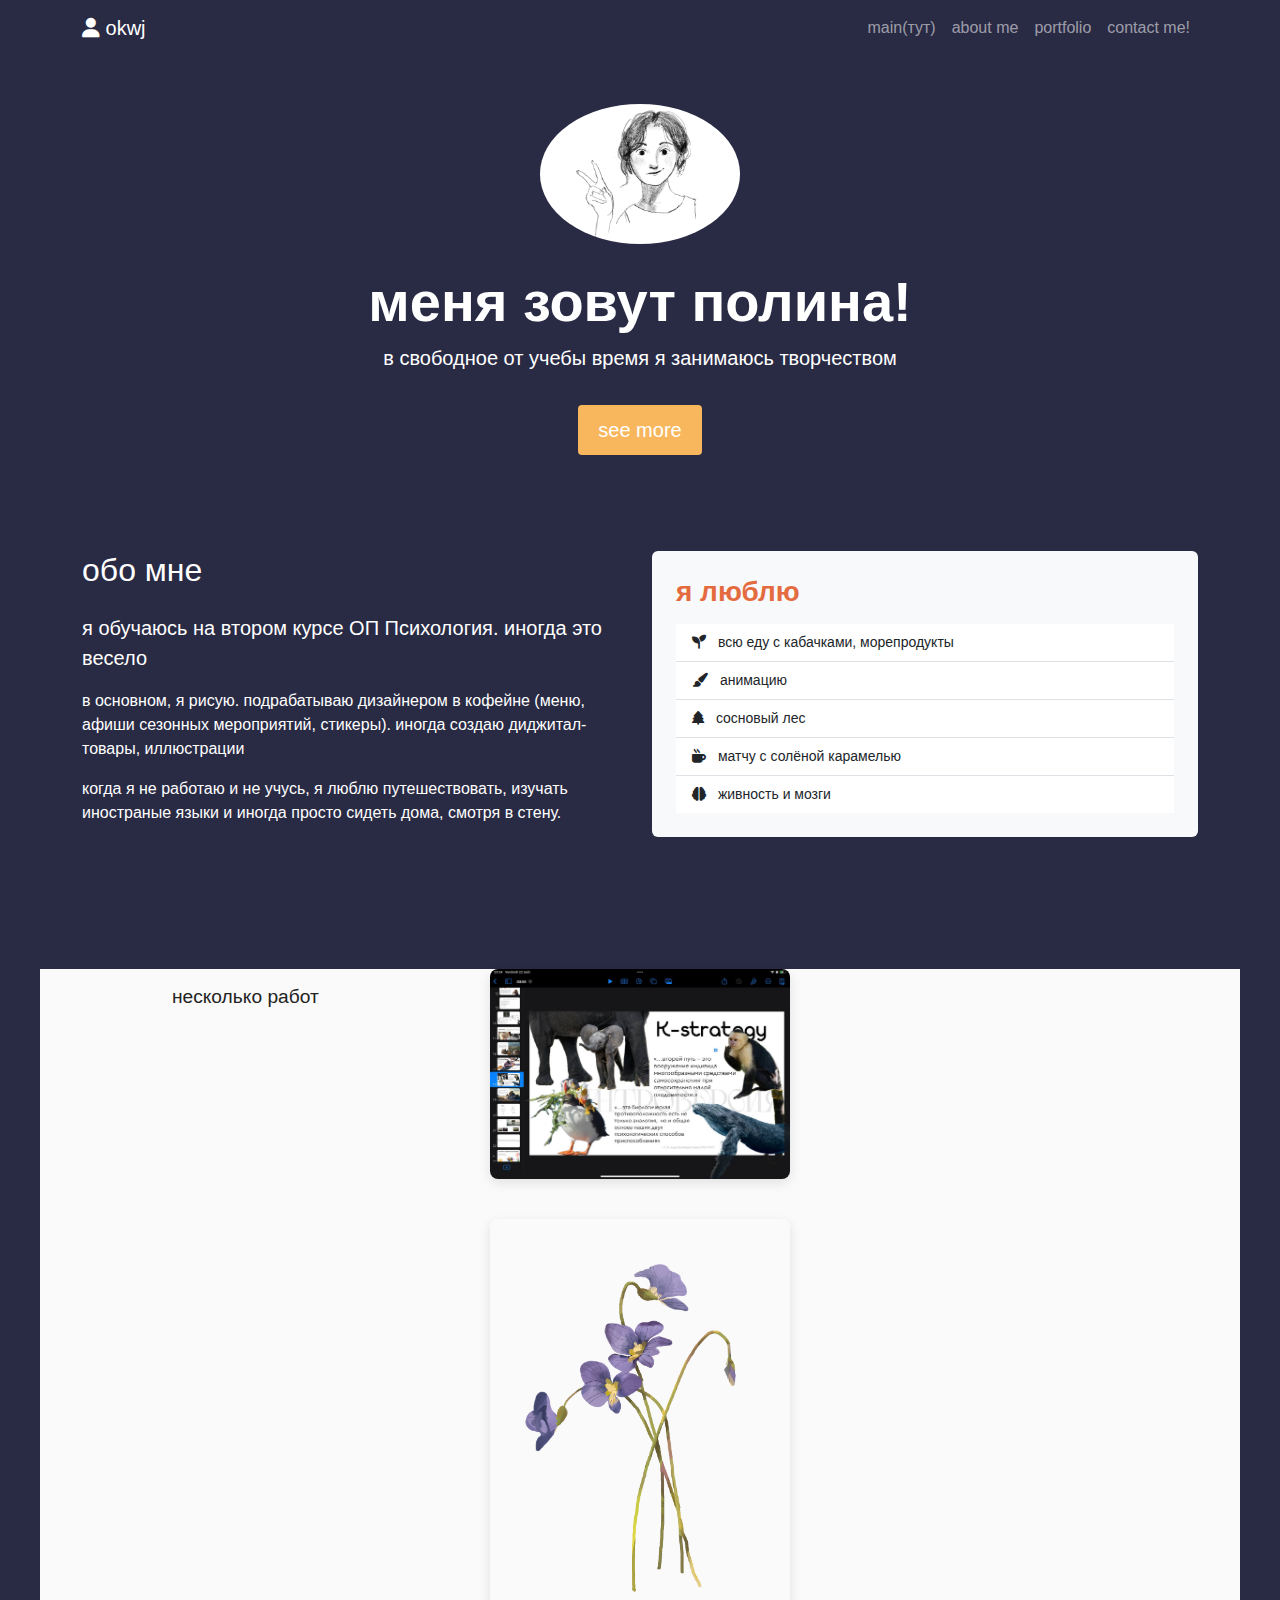
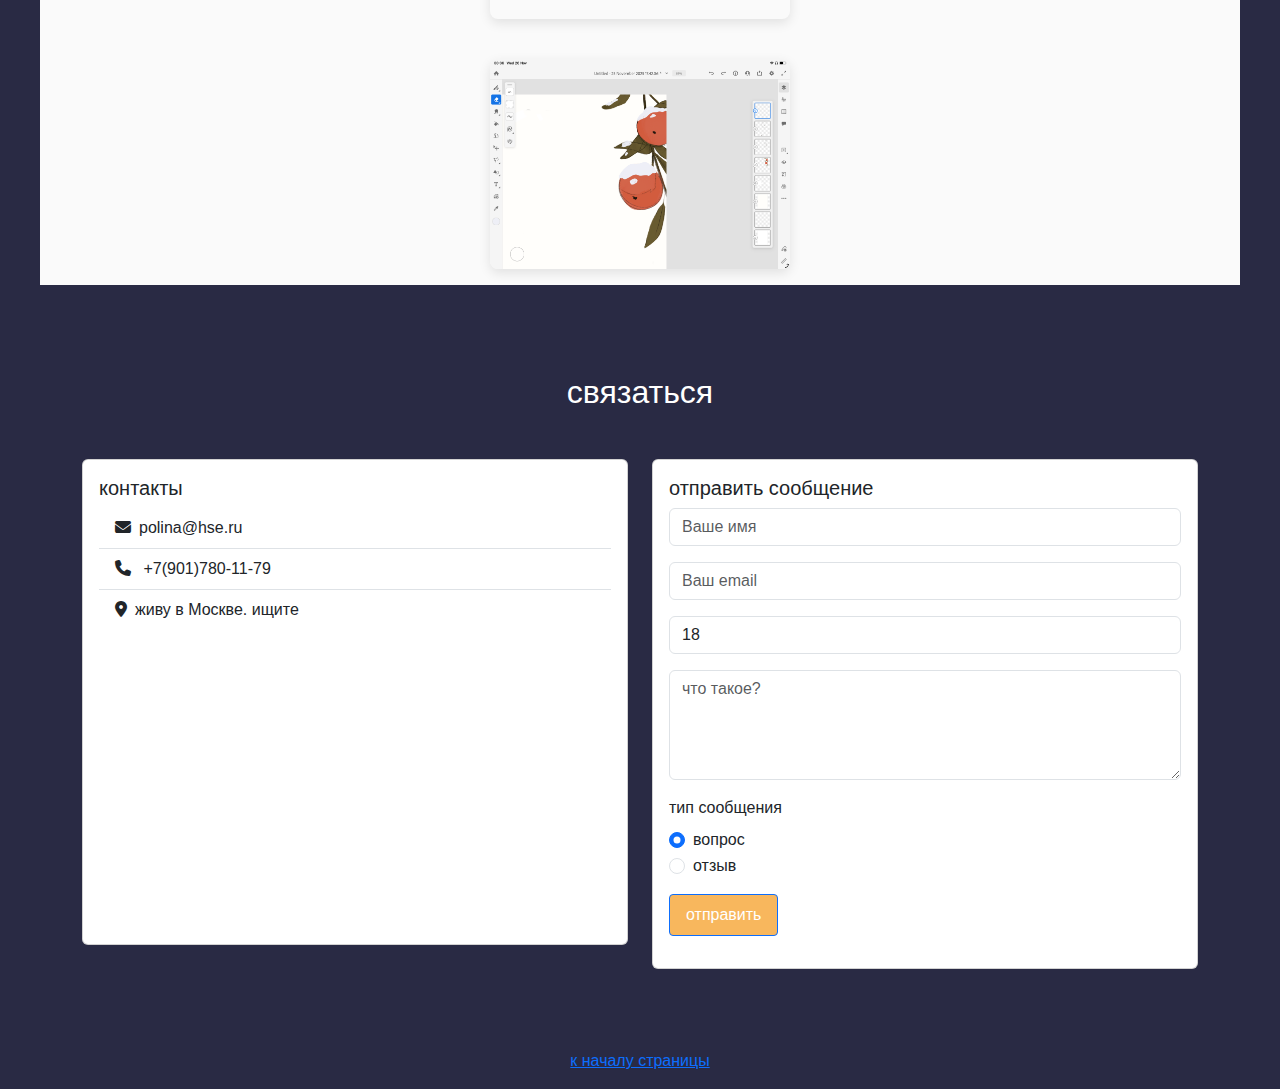
<file: index.html>
<!DOCTYPE html>
<html lang="ru">

<head>
    <meta charset="UTF-8">
    <meta name="viewport" content="width=device-width, initial-scale=1.0">
    <title>обо мне</title>

    <link href="https://cdn.jsdelivr.net/npm/bootstrap@5.3.2/dist/css/bootstrap.min.css" rel="stylesheet">

    <link rel="stylesheet" href="https://cdnjs.cloudflare.com/ajax/libs/font-awesome/6.4.0/css/all.min.css">

    <link rel="stylesheet" href="styles/style.css">
</head>

<body>
    <div id="top">
        </div>


    <nav class="navbar navbar-expand-lg navbar-dark bg-primary sticky-top">
        <div class="container">
            <a class="navbar-brand" href="#home">
                <i class="fas fa-user"></i> okwj
            </a>
            <button class="navbar-toggler" type="button" data-bs-toggle="collapse" data-bs-target="#navbarNav">
                <span class="navbar-toggler-icon"></span>
            </button>
            <div class="collapse navbar-collapse" id="navbarNav">
                <ul class="navbar-nav ms-auto">
                    <li class="nav-item">
                        <a class="nav-link" href="#home">main(тут)</a>
                    </li>
                    <li class="nav-item">
                        <a class="nav-link" href="#about">about me</a>
                    </li>
                    <li class="nav-item">
                        <a class="nav-link" href="portfolio.html">portfolio</a>
                    </li>
                    <li class="nav-item">
                        <a class="nav-link" href="#contact">contact me!</a>
                    </li>
                </ul>
            </div>
        </div>
    </nav>


    <section id="home">
        <div class="container text-center py-5">
            <div class="row">
                <div class="col-lg-8 mx-auto">
                    <img src="images/Sans titre - 19 novembre 2025 22.42.jpeg" alt="мое фото" class="img-fluid rounded-circle mb-4" width="200">
                    <h1 class="display-4 fw-bold">меня зовут полина!</h1>
                    <p class="lead">в свободное от учебы время я занимаюсь творчеством</p>
                    <a href="#about" class="btn btn-primary btn-lg mt-3" style="border: none">see more</a>
                </div>
            </div>
        </div>
    </section>

    <!-- Раздел "Обо мне" -->
    <section id="about" class="py-5">
        <div class="container">
            <div class="row">
                <div class="col-lg-6">
                    <h2 class="mb-4">обо мне</h2>
                    <p class="lead">я обучаюсь на втором курсе ОП Психология. иногда это весело</p>
                    <p>в основном, я рисую. подрабатываю дизайнером в кофейне (меню, афиши сезонных мероприятий, стикеры). иногда создаю диджитал-товары, иллюстрации</p>
                    <p>когда я не работаю и не учусь, я люблю путешествовать, изучать иностраные языки и иногда просто сидеть дома, смотря в стену. </p>
                </div>
                <div class="col-lg-6">
                    <div class="bg-light p-4 rounded">
                        <h3 class="mb-3" style="color: #E46B3F; font-weight:bold">я люблю</h3>
                        <ul class="list-group list-group-flush">
                            <ul class="list-group list-group-flush small text-muted">
                                <li class="list-group-item">
                                    <i class="fas fa-seedling me-2"></i>
                                    всю еду с кабачками, морепродукты
                                </li>
                                <li class="list-group-item">
                                    <i class="fas fa-paint-brush me-2"></i>
                                    анимацию
                                </li>
                                <li class="list-group-item">
                                    <i class="fas fa-tree me-2"></i>
                                    сосновый лес
                                </li>
                                <li class="list-group-item">
                                    <i class="fas fa-mug-hot me-2"></i>
                                    матчу с солёной карамелью
                                </li>
                                <li class="list-group-item">
                                    <i class="fas fa-brain me-2"></i>
                                    живность и мозги
                                </li>

</ul>
                    </div>
                </div>
            </div>
        </div>
    </section>

    <section id="portfolio">
        <div class="container">

        </div>
    </section>

    <section id="portfolio" class="portfolio-section">
        <h2 class="portfolio-title">несколько работ</h2>


        <div class="portfolio-gallery">
            <figure class="portfolio-item">
                <img src="images/IMG_1560.jpeg" alt="Проект 1">
            </figure>

            <figure class="portfolio-item">
                <img src="images/IMG_1726.png" alt="Проект 2">
            </figure>

            <figure class="portfolio-item">
                <img src="images/IMG_1741.png" alt="Проект 3">

            </figure>
        </div>
    </section>


    <!-- Раздел "Контакты" -->
    <section id="contact" class="py-5">
        <div class="container">
            <h2 class="text-center mb-5">связаться</h2>
            <div class="row">
                <div class="col-lg-6 mb-4">
                    <div class="card h-100">
                        <div class="card-body">
                            <h5 class="card-title">контакты</h5>
                            <ul class="list-group list-group-flush">
                                <li class="list-group-item"><i class="fas fa-envelope me-2"></i>polina@hse.ru</li>
                                <li class="list-group-item"><i class="fas fa-phone me-2"></i> +7(901)780-11-79</li>
                                <li class="list-group-item"><i class="fas fa-map-marker-alt me-2"></i>живу в Москве. ищите</li>
                            </ul>
                        </div>
                    </div>
                </div>
                <div class="col-lg-6">
                    <div class="card h-100">
                        <div class="card-body">
                            <h5 class="card-title">отправить сообщение</h5>
                            <form
                            action="https://www.google.com/search"
                            method="get"
                            target="_blank"
                            >
                                <div class="mb-3">
                                    <input type="text" class="form-control" placeholder="Ваше имя">
                                </div>
                                <div class="mb-3">
                                    <input type="email" class="form-control" placeholder="Ваш email">
                                </div>
                                <div class="mb-3">
                                    
                                <div class="mb-3">
                                    <input type="number" class="form-control" name="age" value="18"></div>
                                <div class="mb-3">
                                    <textarea class="form-control" rows="4" name="q" placeholder="что такое?"></textarea>
                                </div>
                                <div class="mb-3"> <label class="form-label">тип сообщения</label>
                                    <div class="form-check">
                                        <input
                                        class="form-check-input"
                                        type="radio"
                                        name="message_type"
                                        value="question"
                                        checked
                                        >
                                        <label class="form-check-label">вопрос</label>
                                    </div>
                                    <div class="form-check">
                                        <input
                                        class="form-check-input"
                                        type="radio"
                                        name="message_type"
                                        value="feedback"
                                        >
                                        <label class="form-check-label">отзыв</label>
                                    </div>
                                </div>
                                <button type="submit" class="btn btn-primary">отправить</button>
                            </form>
                        </div>
                    </div>
                </div>
            </div>
        </div>
    </section>

    <p style="text-align:center; margin-top:2rem;">
        <a href="#top">к началу страницы</a>
           </p>



    <!-- Bootstrap JS -->
    <script src="https://cdn.jsdelivr.net/npm/bootstrap@5.3.2/dist/js/bootstrap.bundle.min.js"></script>
</body>

</html>
</file>
<file: styles/style.css>
/* -------------------------------------------------
   Общие стили
------------------------------------------------- */

/* Цвет фона всей страницы и базовый цвет текста */
body {
    background-color: #292A44;   /* фон страницы */
    color: #FFFFFF;              /* основной цвет текста */
    margin: 0;
    font-family: Arial, Helvetica, sans-serif;
}


.navbar {
    background-color: #292A44 !important;
}

header a {
    color: #FFFFFF;
    text-decoration: none;
}


.row {
    background-colour: #292A44;

}

/* -------------------------------------------------
   Кнопки
------------------------------------------------- */

button,
.btn,
input[type="button"],
input[type="submit"] {
    background-color: #F8B75D;
    color: #FFFFFF;
    padding: 0.5em 1em;
    cursor: pointer;
    border-radius: 4px;
}

/* навед */
button:hover,
.btn:hover,
input[type="button"]:hover,
input[type="submit"]:hover {
    opacity: 0.9;
}




/* -------------------------------------------------
   Заголовки и специальные секции
------------------------------------------------- */


h1,
h2,
h3,
h4,
h5,
h6,
.about-title,
.skills-title,
section.title,
.title {
    color: #ffffff;   /* цвет заголовков */
}


a:hover {
    text-decoration: underline;
}


/* portfolio */

.portfolio-card {
    background: #fff;
    border-radius: 8px;
    overflow: hidden;
    box-shadow: 0 2px 8px rgba(0,0,0,0.1);
    transition: transform .2s;
}
.portfolio-card:hover {
    transform: translateY(-4px);
}


.portfolio-image {
    width: 100%;
    height: 150px;
    object-fit: cover;
}


.portfolio-title {
    margin: 0.5rem 1rem 0.25rem;
    font-size: 1.2rem;
    color: #333;
}


.portfolio-description {
    margin: 1rem 1rem;
    font-size: 0.95rem;
    color: #666;
}

#portfolio {

    max-width: 1200px;
    margin: 40px auto;
    padding: 0 20px;


    display: grid;
    grid-template-columns: repeat(auto-fill, minmax(280px, 1fr));

    gap: 24px;
}

/* ---------- Portfolio ---------- */
.portfolio-section {
    padding: 4rem 1rem;
    background-color: #fafafa;          
    text-align: center;
}

.portfolio-title {
    font-size: 2.2rem;
    margin-bottom: 2rem;
    color: #333;
}


.portfolio-gallery {
    display: flex;
    flex-wrap: wrap;
    justify-content: center;
    gap: 1.5rem;
}


.portfolio-item {
    max-width: 300px;
    flex: 1 1 250px;
}


.portfolio-item img {
    width: 100%;
    height: auto;
    display: block;
    border-radius: 8px;
    box-shadow: 0 4px 12px rgba(0,0,0,0.1);
    transition: transform .3s ease;
}


.portfolio-item img:hover {
    transform: scale(1.05);
}



/* -------------------------------------------------
   карточки
   ------------------------------------------------- */
.portfolio-card {
    background:#fff;
    border-radius: 8px;
    overflow:hidden;
    box-shadow: 0 2px 8px rgba(0,0,0,.12);
    display:flex;
    flex-direction:column;
    transition: transform .2s ease, box-shadow .2s ease;
}

/* небольшое увеличение */
.portfolio-card:hover {
    transform: translateY(-4px);
    box-shadow: 0 6px 16px rgba(0,0,0,.18);
}

/* -------------------------------------------------
   Изображение
   ------------------------------------------------- */
.portfolio-image {
    width:100%;
    height:auto;
    display:block;
}

/* -------------------------------------------------
   Текст внутри карточки
   ------------------------------------------------- */
.portfolio-title {
    margin: 16px 12px 4px;
    font-size: 1.2rem;
    color:#222;
}

.portfolio-description {
    margin:0 12px 16px;
    font-size: 0.95rem;
    line-height:1.4;
    color:#555;
}
</file>
